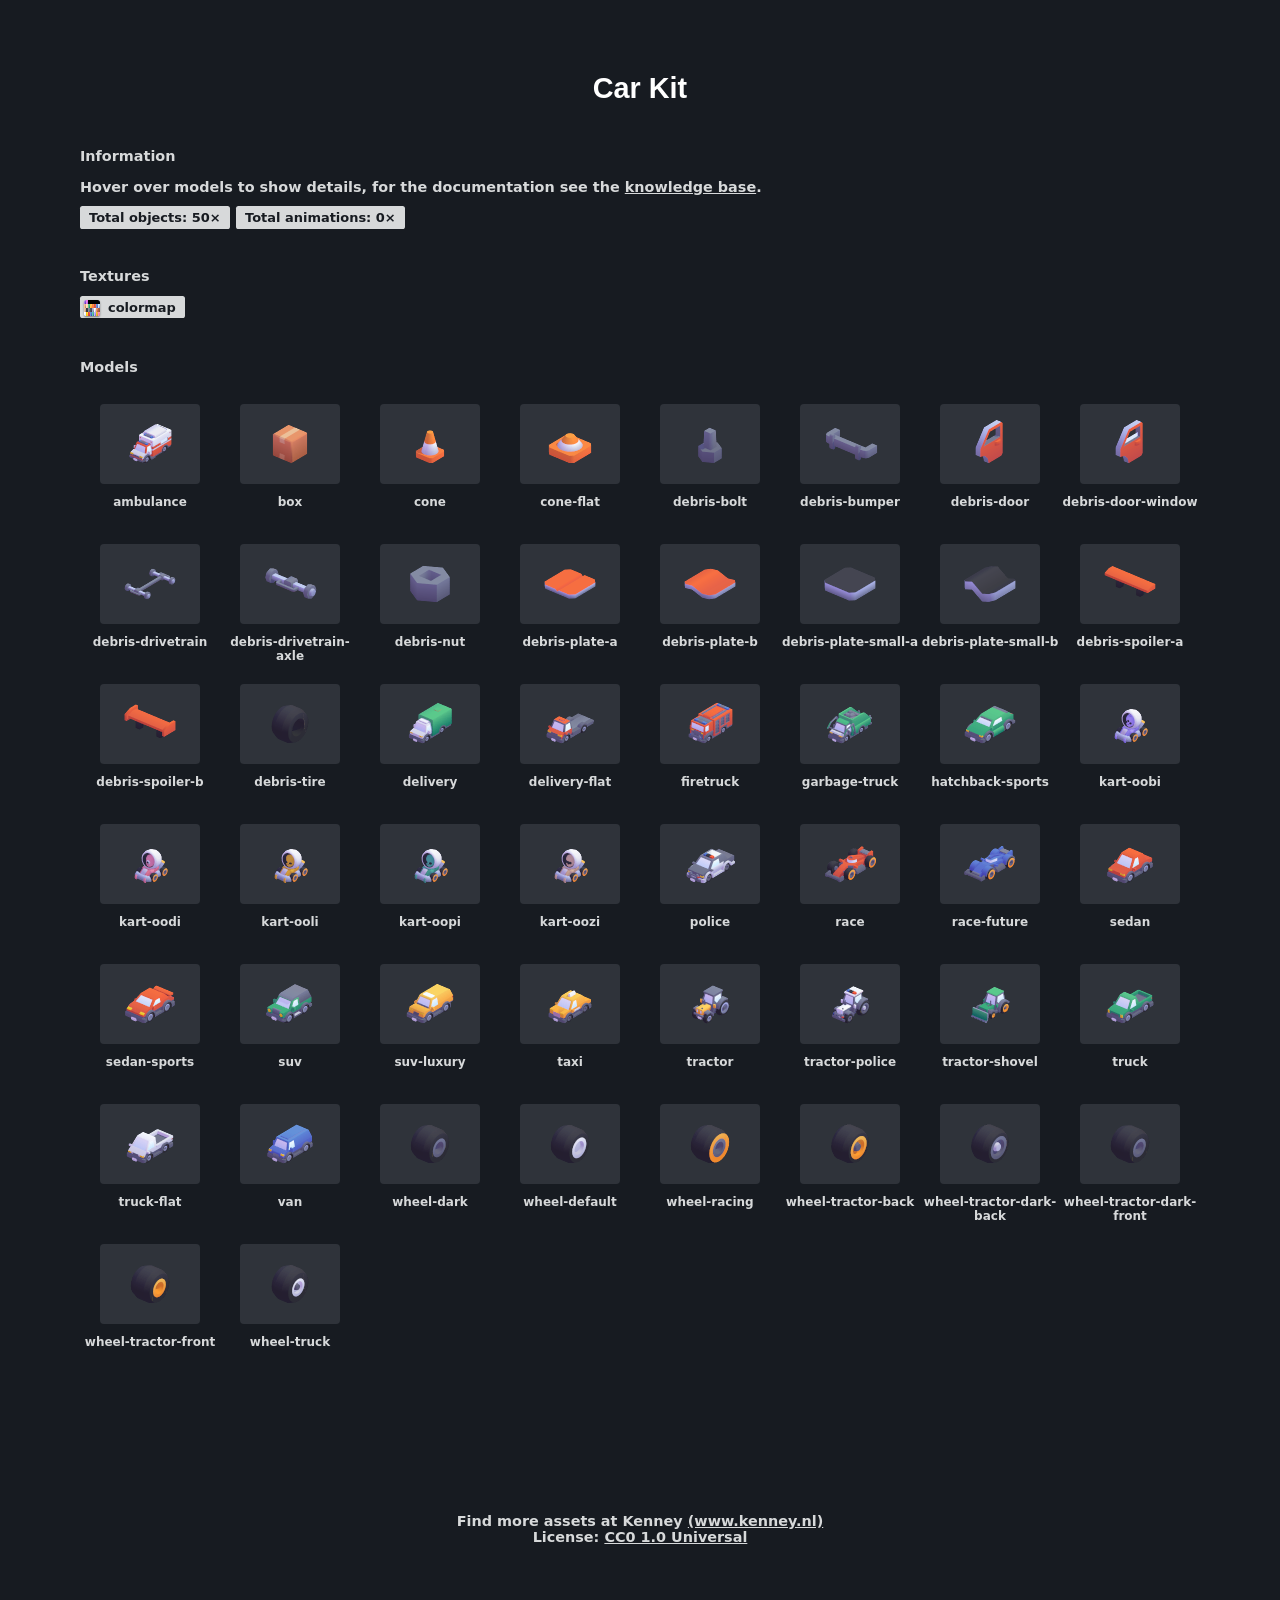
<file: al-madina/assets/kenney_car-kit/Overview.html>
<!doctype html>

<html lang="en">
<head>
	<meta charset="utf-8">

	<title>Car Kit</title>
	
	<meta name="description" content="Game assets overview">
	<meta name="author" content="Kenney">

</head>

<body>

	<div class='container header'><h1>Car Kit</h1></div>
	
	<div class='container content'>
	
		<p><strong>Information</strong></p>
		
		<p>Hover over models to show details, for the documentation see the <a target='_blank' href='https://kenney.nl/knowledge-base/game-assets-3d/importing-3d-models-into-game-engines'>knowledge base</a>.</p>
		
		<p>
			<span class='data'><strong>Total objects:</strong> 50×</span><span class='data'><strong>Total animations:</strong> 0×</span>
		</p>
		
	</div>
	
	<div class='container content'>
	
		<p><strong>Textures</strong></p>
		
		<p><a href='Models/FBX format/Textures/colormap.png' target='_blank' class='data no-padding'><span class='swatch' style='background-image: url("Models/FBX format/Textures/colormap.png")'></span>colormap</a></p>
		
	</div>
	
	<div class='container content'>
	
		<p style='margin-bottom:2em'><strong>Models</strong></p>
		
		<div title='4328 vertices • 6 group(s) • 0 animation(s)' class='package'><img src='Previews/ambulance.png'/><br>ambulance</div>
<div title='248 vertices • 0 group(s) • 0 animation(s)' class='package'><img src='Previews/box.png'/><br>box</div>
<div title='288 vertices • 0 group(s) • 0 animation(s)' class='package'><img src='Previews/cone.png'/><br>cone</div>
<div title='288 vertices • 0 group(s) • 0 animation(s)' class='package'><img src='Previews/cone-flat.png'/><br>cone-flat</div>
<div title='60 vertices • 0 group(s) • 0 animation(s)' class='package'><img src='Previews/debris-bolt.png'/><br>debris-bolt</div>
<div title='192 vertices • 0 group(s) • 0 animation(s)' class='package'><img src='Previews/debris-bumper.png'/><br>debris-bumper</div>
<div title='106 vertices • 0 group(s) • 0 animation(s)' class='package'><img src='Previews/debris-door.png'/><br>debris-door</div>
<div title='116 vertices • 0 group(s) • 0 animation(s)' class='package'><img src='Previews/debris-door-window.png'/><br>debris-door-window</div>
<div title='680 vertices • 0 group(s) • 0 animation(s)' class='package'><img src='Previews/debris-drivetrain.png'/><br>debris-drivetrain</div>
<div title='328 vertices • 0 group(s) • 0 animation(s)' class='package'><img src='Previews/debris-drivetrain-axle.png'/><br>debris-drivetrain-axle</div>
<div title='60 vertices • 0 group(s) • 0 animation(s)' class='package'><img src='Previews/debris-nut.png'/><br>debris-nut</div>
<div title='66 vertices • 0 group(s) • 0 animation(s)' class='package'><img src='Previews/debris-plate-a.png'/><br>debris-plate-a</div>
<div title='72 vertices • 0 group(s) • 0 animation(s)' class='package'><img src='Previews/debris-plate-b.png'/><br>debris-plate-b</div>
<div title='48 vertices • 0 group(s) • 0 animation(s)' class='package'><img src='Previews/debris-plate-small-a.png'/><br>debris-plate-small-a</div>
<div title='72 vertices • 0 group(s) • 0 animation(s)' class='package'><img src='Previews/debris-plate-small-b.png'/><br>debris-plate-small-b</div>
<div title='78 vertices • 0 group(s) • 0 animation(s)' class='package'><img src='Previews/debris-spoiler-a.png'/><br>debris-spoiler-a</div>
<div title='138 vertices • 0 group(s) • 0 animation(s)' class='package'><img src='Previews/debris-spoiler-b.png'/><br>debris-spoiler-b</div>
<div title='480 vertices • 0 group(s) • 0 animation(s)' class='package'><img src='Previews/debris-tire.png'/><br>debris-tire</div>
<div title='4530 vertices • 5 group(s) • 0 animation(s)' class='package'><img src='Previews/delivery.png'/><br>delivery</div>
<div title='4004 vertices • 4 group(s) • 0 animation(s)' class='package'><img src='Previews/delivery-flat.png'/><br>delivery-flat</div>
<div title='4338 vertices • 5 group(s) • 0 animation(s)' class='package'><img src='Previews/firetruck.png'/><br>firetruck</div>
<div title='5003 vertices • 6 group(s) • 0 animation(s)' class='package'><img src='Previews/garbage-truck.png'/><br>garbage-truck</div>
<div title='3709 vertices • 4 group(s) • 0 animation(s)' class='package'><img src='Previews/hatchback-sports.png'/><br>hatchback-sports</div>
<div title='5091 vertices • 5 group(s) • 0 animation(s)' class='package'><img src='Previews/kart-oobi.png'/><br>kart-oobi</div>
<div title='4683 vertices • 5 group(s) • 0 animation(s)' class='package'><img src='Previews/kart-oodi.png'/><br>kart-oodi</div>
<div title='4735 vertices • 5 group(s) • 0 animation(s)' class='package'><img src='Previews/kart-ooli.png'/><br>kart-ooli</div>
<div title='4791 vertices • 5 group(s) • 0 animation(s)' class='package'><img src='Previews/kart-oopi.png'/><br>kart-oopi</div>
<div title='4887 vertices • 5 group(s) • 0 animation(s)' class='package'><img src='Previews/kart-oozi.png'/><br>kart-oozi</div>
<div title='3606 vertices • 5 group(s) • 0 animation(s)' class='package'><img src='Previews/police.png'/><br>police</div>
<div title='3090 vertices • 4 group(s) • 0 animation(s)' class='package'><img src='Previews/race.png'/><br>race</div>
<div title='3198 vertices • 4 group(s) • 0 animation(s)' class='package'><img src='Previews/race-future.png'/><br>race-future</div>
<div title='3184 vertices • 4 group(s) • 0 animation(s)' class='package'><img src='Previews/sedan.png'/><br>sedan</div>
<div title='3268 vertices • 5 group(s) • 0 animation(s)' class='package'><img src='Previews/sedan-sports.png'/><br>sedan-sports</div>
<div title='3836 vertices • 5 group(s) • 0 animation(s)' class='package'><img src='Previews/suv.png'/><br>suv</div>
<div title='3254 vertices • 4 group(s) • 0 animation(s)' class='package'><img src='Previews/suv-luxury.png'/><br>suv-luxury</div>
<div title='3250 vertices • 4 group(s) • 0 animation(s)' class='package'><img src='Previews/taxi.png'/><br>taxi</div>
<div title='3260 vertices • 4 group(s) • 0 animation(s)' class='package'><img src='Previews/tractor.png'/><br>tractor</div>
<div title='3630 vertices • 5 group(s) • 0 animation(s)' class='package'><img src='Previews/tractor-police.png'/><br>tractor-police</div>
<div title='4130 vertices • 5 group(s) • 0 animation(s)' class='package'><img src='Previews/tractor-shovel.png'/><br>tractor-shovel</div>
<div title='3264 vertices • 4 group(s) • 0 animation(s)' class='package'><img src='Previews/truck.png'/><br>truck</div>
<div title='3868 vertices • 4 group(s) • 0 animation(s)' class='package'><img src='Previews/truck-flat.png'/><br>truck-flat</div>
<div title='3250 vertices • 4 group(s) • 0 animation(s)' class='package'><img src='Previews/van.png'/><br>van</div>
<div title='528 vertices • 0 group(s) • 0 animation(s)' class='package'><img src='Previews/wheel-dark.png'/><br>wheel-dark</div>
<div title='480 vertices • 0 group(s) • 0 animation(s)' class='package'><img src='Previews/wheel-default.png'/><br>wheel-default</div>
<div title='528 vertices • 0 group(s) • 0 animation(s)' class='package'><img src='Previews/wheel-racing.png'/><br>wheel-racing</div>
<div title='672 vertices • 0 group(s) • 0 animation(s)' class='package'><img src='Previews/wheel-tractor-back.png'/><br>wheel-tractor-back</div>
<div title='672 vertices • 0 group(s) • 0 animation(s)' class='package'><img src='Previews/wheel-tractor-dark-back.png'/><br>wheel-tractor-dark-back</div>
<div title='528 vertices • 0 group(s) • 0 animation(s)' class='package'><img src='Previews/wheel-tractor-dark-front.png'/><br>wheel-tractor-dark-front</div>
<div title='528 vertices • 0 group(s) • 0 animation(s)' class='package'><img src='Previews/wheel-tractor-front.png'/><br>wheel-tractor-front</div>
<div title='624 vertices • 0 group(s) • 0 animation(s)' class='package'><img src='Previews/wheel-truck.png'/><br>wheel-truck</div>

		
	</div>
	
	<div class='clear'></div>
	
	<div class='container footer'>
	
		Find more assets at Kenney <a href='https://kenney.nl/assets'>(www.kenney.nl)</a><br>
		
		License: <a href='https://creativecommons.org/publicdomain/zero/1.0/'>CC0 1.0 Universal</a>
	
	</div>

</body>

	<style>
	
		body{
		
			font-family:system-ui;
			font-size:0.9em;
			font-weight:600;
			
			color:#d7d9da;
			background-color:#171B21;
			
			margin-top:5em;
			margin-bottom:5em;
			
			overflow-y:scroll;
			
		}
		
		h1{
		
			color:#FFFFFF;
			font-family:sans-serif;
			margin-bottom:1.2em;
		
		}
		
		a{ color:#d7d9da; }
		a:hover{ color:#ffbe07; }
	
		.container{
		
			max-width:1120px;
			margin:0 auto;
			
		}
		
		.container.header{
		
			text-align:center;
			margin-bottom:2.5em
		
		}
		
		.container.content{ margin-top:3em; }
		
		.container.footer{
		
			margin-top:1em;
			text-align:center
		
		}
	
		.package{
		
			float:left;
		
			width:12.5%;
			min-width:104px;
			
			height:140px;
			
			text-align:center;
			
			color:#d7d9da;
			text-decoration:none;
			
			font-size:12px;
			
			position:relative;
			
		}
		
		.package img{
		
			background-color:#2f333a;
			padding:8px 18px;
			border-radius:4px;
	
			width:64px;
			margin-bottom:8px;
		
		}
		
		.package img:hover{ background-color:#ECECEC; }
		
		.data{
		
			color: #171b21;
			background-color: #d7d9da;
			padding: 0.3em 0.7em;
			border-radius: 0.2em;
			font-size: 90%;
			
			margin-right:0.5em;
			text-decoration:none;
			
		}
		
		.data:hover{ background-color:#ffbe07; color:#171b21; }
		.no-padding{ padding-left:4px; }
		
		.swatch{
		
			display:inline-block;
		
			width: 16px; height: 16px;
			vertical-align: text-top;
			border-radius: 0.2em;
			
			margin-right: 8px;
			
			box-shadow: 0px 1px 2px #00000070;
			
			background-size:cover;
			
		}
		
		.animated{
		
			position: absolute;
			color: #171b21;
			background-color: #ffbe07;
			padding: 1px 5px;
			text-transform: uppercase;
			font-size: 10px;
			font-weight: bold;
			border-radius: 2px;
			pointer-events: none;
		
		}
	
		.clear{ clear:both; height:8em }
	
	</style>
	
</html>
</file>
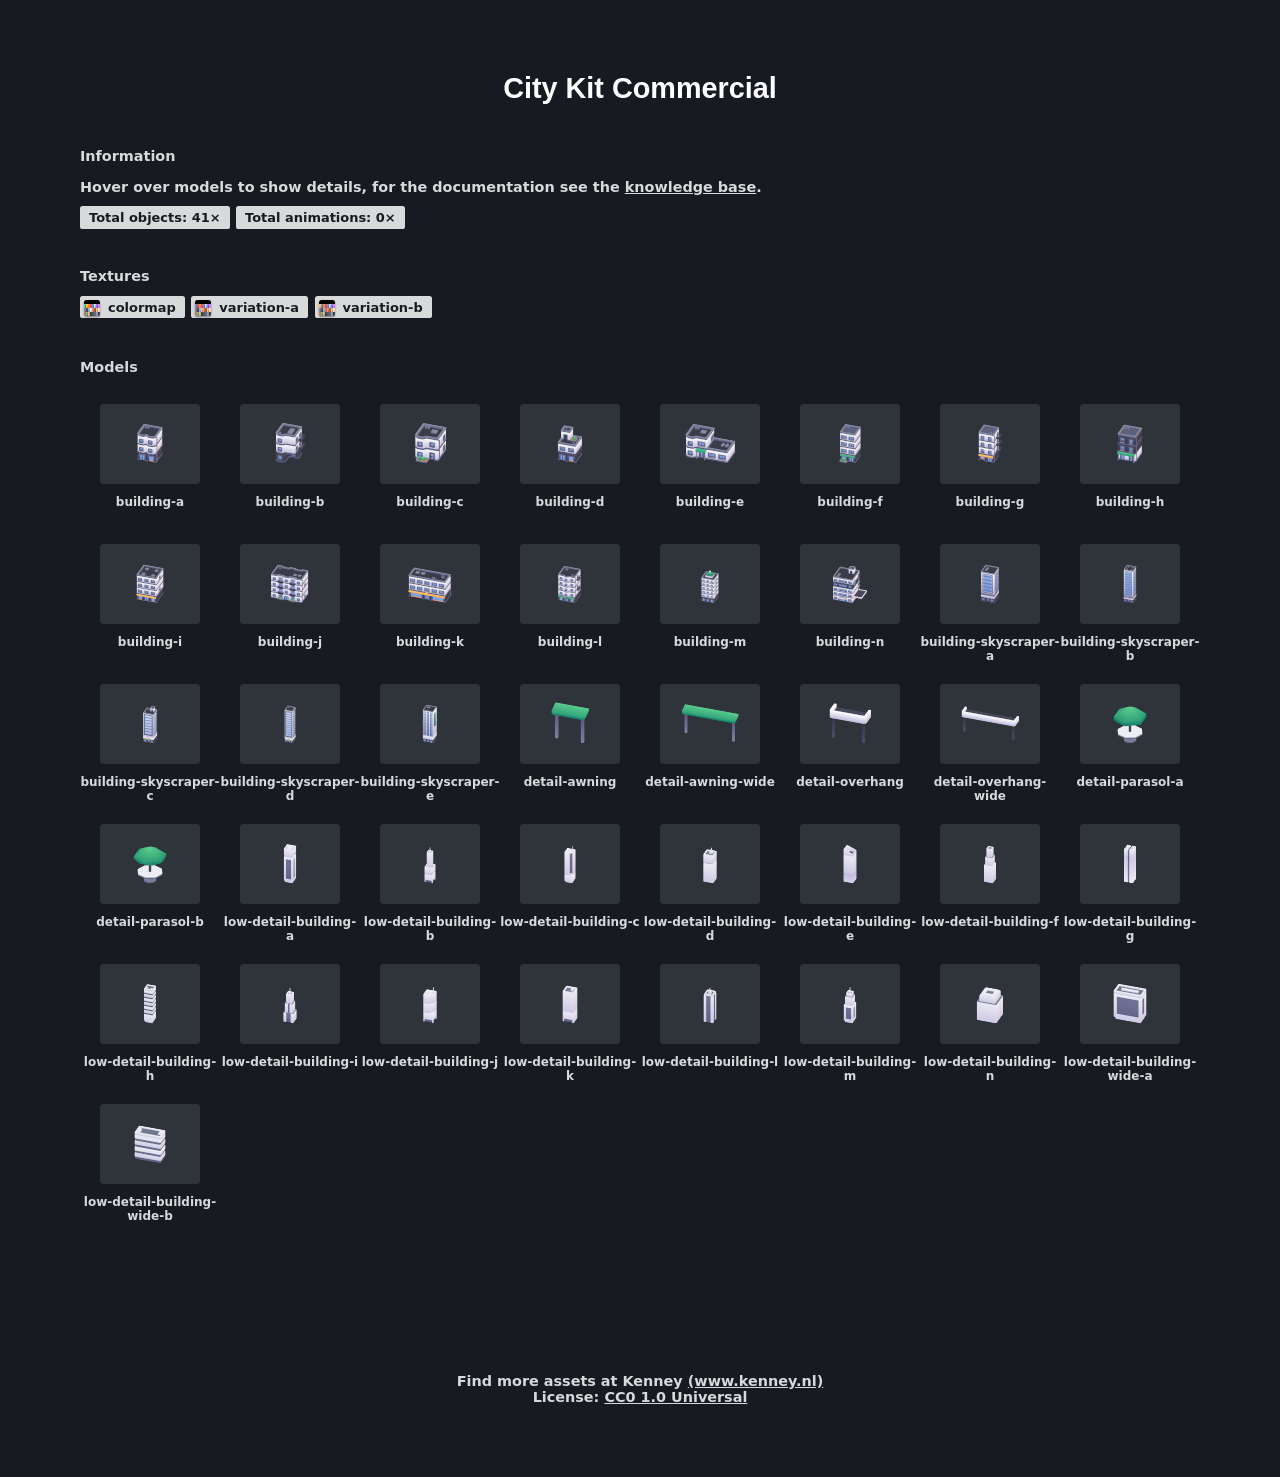
<file: al-madina/assets/kenney_city-kit-commercial_2.1/Overview.html>
<!doctype html>

<html lang="en">
<head>
	<meta charset="utf-8">

	<title>City Kit Commercial</title>
	
	<meta name="description" content="Game assets overview">
	<meta name="author" content="Kenney">

</head>

<body>

	<div class='container header'><h1>City Kit Commercial</h1></div>
	
	<div class='container content'>
	
		<p><strong>Information</strong></p>
		
		<p>Hover over models to show details, for the documentation see the <a target='_blank' href='https://kenney.nl/knowledge-base/game-assets-3d/importing-3d-models-into-game-engines'>knowledge base</a>.</p>
		
		<p>
			<span class='data'><strong>Total objects:</strong> 41×</span><span class='data'><strong>Total animations:</strong> 0×</span>
		</p>
		
	</div>
	
	<div class='container content'>
	
		<p><strong>Textures</strong></p>
		
		<p><a href='Models/FBX format/Textures/colormap.png' target='_blank' class='data no-padding'><span class='swatch' style='background-image: url("Models/FBX format/Textures/colormap.png")'></span>colormap</a><a href='Models/Textures/variation-a.png' target='_blank' class='data no-padding'><span class='swatch' style='background-image: url("Models/Textures/variation-a.png")'></span>variation-a</a><a href='Models/Textures/variation-b.png' target='_blank' class='data no-padding'><span class='swatch' style='background-image: url("Models/Textures/variation-b.png")'></span>variation-b</a></p>
		
	</div>
	
	<div class='container content'>
	
		<p style='margin-bottom:2em'><strong>Models</strong></p>
		
		<div title='2074 vertices • 0 group(s) • 0 animation(s)' class='package'><img src='Previews/building-a.png'/><br>building-a</div>
<div title='2018 vertices • 0 group(s) • 0 animation(s)' class='package'><img src='Previews/building-b.png'/><br>building-b</div>
<div title='1953 vertices • 0 group(s) • 0 animation(s)' class='package'><img src='Previews/building-c.png'/><br>building-c</div>
<div title='1806 vertices • 0 group(s) • 0 animation(s)' class='package'><img src='Previews/building-d.png'/><br>building-d</div>
<div title='2443 vertices • 0 group(s) • 0 animation(s)' class='package'><img src='Previews/building-e.png'/><br>building-e</div>
<div title='2842 vertices • 0 group(s) • 0 animation(s)' class='package'><img src='Previews/building-f.png'/><br>building-f</div>
<div title='3176 vertices • 0 group(s) • 0 animation(s)' class='package'><img src='Previews/building-g.png'/><br>building-g</div>
<div title='2428 vertices • 0 group(s) • 0 animation(s)' class='package'><img src='Previews/building-h.png'/><br>building-h</div>
<div title='4012 vertices • 0 group(s) • 0 animation(s)' class='package'><img src='Previews/building-i.png'/><br>building-i</div>
<div title='8485 vertices • 0 group(s) • 0 animation(s)' class='package'><img src='Previews/building-j.png'/><br>building-j</div>
<div title='4736 vertices • 0 group(s) • 0 animation(s)' class='package'><img src='Previews/building-k.png'/><br>building-k</div>
<div title='5574 vertices • 0 group(s) • 0 animation(s)' class='package'><img src='Previews/building-l.png'/><br>building-l</div>
<div title='5764 vertices • 0 group(s) • 0 animation(s)' class='package'><img src='Previews/building-m.png'/><br>building-m</div>
<div title='6526 vertices • 0 group(s) • 0 animation(s)' class='package'><img src='Previews/building-n.png'/><br>building-n</div>
<div title='2118 vertices • 0 group(s) • 0 animation(s)' class='package'><img src='Previews/building-skyscraper-a.png'/><br>building-skyscraper-a</div>
<div title='2646 vertices • 0 group(s) • 0 animation(s)' class='package'><img src='Previews/building-skyscraper-b.png'/><br>building-skyscraper-b</div>
<div title='2862 vertices • 0 group(s) • 0 animation(s)' class='package'><img src='Previews/building-skyscraper-c.png'/><br>building-skyscraper-c</div>
<div title='3206 vertices • 0 group(s) • 0 animation(s)' class='package'><img src='Previews/building-skyscraper-d.png'/><br>building-skyscraper-d</div>
<div title='1938 vertices • 0 group(s) • 0 animation(s)' class='package'><img src='Previews/building-skyscraper-e.png'/><br>building-skyscraper-e</div>
<div title='76 vertices • 0 group(s) • 0 animation(s)' class='package'><img src='Previews/detail-awning.png'/><br>detail-awning</div>
<div title='76 vertices • 0 group(s) • 0 animation(s)' class='package'><img src='Previews/detail-awning-wide.png'/><br>detail-awning-wide</div>
<div title='100 vertices • 0 group(s) • 0 animation(s)' class='package'><img src='Previews/detail-overhang.png'/><br>detail-overhang</div>
<div title='100 vertices • 0 group(s) • 0 animation(s)' class='package'><img src='Previews/detail-overhang-wide.png'/><br>detail-overhang-wide</div>
<div title='172 vertices • 0 group(s) • 0 animation(s)' class='package'><img src='Previews/detail-parasol-a.png'/><br>detail-parasol-a</div>
<div title='208 vertices • 0 group(s) • 0 animation(s)' class='package'><img src='Previews/detail-parasol-b.png'/><br>detail-parasol-b</div>
<div title='252 vertices • 0 group(s) • 0 animation(s)' class='package'><img src='Previews/low-detail-building-a.png'/><br>low-detail-building-a</div>
<div title='280 vertices • 0 group(s) • 0 animation(s)' class='package'><img src='Previews/low-detail-building-b.png'/><br>low-detail-building-b</div>
<div title='210 vertices • 0 group(s) • 0 animation(s)' class='package'><img src='Previews/low-detail-building-c.png'/><br>low-detail-building-c</div>
<div title='140 vertices • 0 group(s) • 0 animation(s)' class='package'><img src='Previews/low-detail-building-d.png'/><br>low-detail-building-d</div>
<div title='128 vertices • 0 group(s) • 0 animation(s)' class='package'><img src='Previews/low-detail-building-e.png'/><br>low-detail-building-e</div>
<div title='104 vertices • 0 group(s) • 0 animation(s)' class='package'><img src='Previews/low-detail-building-f.png'/><br>low-detail-building-f</div>
<div title='280 vertices • 0 group(s) • 0 animation(s)' class='package'><img src='Previews/low-detail-building-g.png'/><br>low-detail-building-g</div>
<div title='476 vertices • 0 group(s) • 0 animation(s)' class='package'><img src='Previews/low-detail-building-h.png'/><br>low-detail-building-h</div>
<div title='200 vertices • 0 group(s) • 0 animation(s)' class='package'><img src='Previews/low-detail-building-i.png'/><br>low-detail-building-i</div>
<div title='282 vertices • 0 group(s) • 0 animation(s)' class='package'><img src='Previews/low-detail-building-j.png'/><br>low-detail-building-j</div>
<div title='116 vertices • 0 group(s) • 0 animation(s)' class='package'><img src='Previews/low-detail-building-k.png'/><br>low-detail-building-k</div>
<div title='208 vertices • 0 group(s) • 0 animation(s)' class='package'><img src='Previews/low-detail-building-l.png'/><br>low-detail-building-l</div>
<div title='256 vertices • 0 group(s) • 0 animation(s)' class='package'><img src='Previews/low-detail-building-m.png'/><br>low-detail-building-m</div>
<div title='84 vertices • 0 group(s) • 0 animation(s)' class='package'><img src='Previews/low-detail-building-n.png'/><br>low-detail-building-n</div>
<div title='220 vertices • 0 group(s) • 0 animation(s)' class='package'><img src='Previews/low-detail-building-wide-a.png'/><br>low-detail-building-wide-a</div>
<div title='324 vertices • 0 group(s) • 0 animation(s)' class='package'><img src='Previews/low-detail-building-wide-b.png'/><br>low-detail-building-wide-b</div>

		
	</div>
	
	<div class='clear'></div>
	
	<div class='container footer'>
	
		Find more assets at Kenney <a href='https://kenney.nl/assets'>(www.kenney.nl)</a><br>
		
		License: <a href='https://creativecommons.org/publicdomain/zero/1.0/'>CC0 1.0 Universal</a>
	
	</div>

</body>

	<style>
	
		body{
		
			font-family:system-ui;
			font-size:0.9em;
			font-weight:600;
			
			color:#d7d9da;
			background-color:#171B21;
			
			margin-top:5em;
			margin-bottom:5em;
			
			overflow-y:scroll;
			
		}
		
		h1{
		
			color:#FFFFFF;
			font-family:sans-serif;
			margin-bottom:1.2em;
		
		}
		
		a{ color:#d7d9da; }
		a:hover{ color:#ffbe07; }
	
		.container{
		
			max-width:1120px;
			margin:0 auto;
			
		}
		
		.container.header{
		
			text-align:center;
			margin-bottom:2.5em
		
		}
		
		.container.content{ margin-top:3em; }
		
		.container.footer{
		
			margin-top:1em;
			text-align:center
		
		}
	
		.package{
		
			float:left;
		
			width:12.5%;
			min-width:104px;
			
			height:140px;
			
			text-align:center;
			
			color:#d7d9da;
			text-decoration:none;
			
			font-size:12px;
			
			position:relative;
			
		}
		
		.package img{
		
			background-color:#2f333a;
			padding:8px 18px;
			border-radius:4px;
	
			width:64px;
			margin-bottom:8px;
		
		}
		
		.package img:hover{ background-color:#ECECEC; }
		
		.data{
		
			color: #171b21;
			background-color: #d7d9da;
			padding: 0.3em 0.7em;
			border-radius: 0.2em;
			font-size: 90%;
			
			margin-right:0.5em;
			text-decoration:none;
			
		}
		
		.data:hover{ background-color:#ffbe07; color:#171b21; }
		.no-padding{ padding-left:4px; }
		
		.swatch{
		
			display:inline-block;
		
			width: 16px; height: 16px;
			vertical-align: text-top;
			border-radius: 0.2em;
			
			margin-right: 8px;
			
			box-shadow: 0px 1px 2px #00000070;
			
			background-size:cover;
			
		}
		
		.animated{
		
			position: absolute;
			color: #171b21;
			background-color: #ffbe07;
			padding: 1px 5px;
			text-transform: uppercase;
			font-size: 10px;
			font-weight: bold;
			border-radius: 2px;
			pointer-events: none;
		
		}
	
		.clear{ clear:both; height:8em }
	
	</style>
	
</html>
</file>
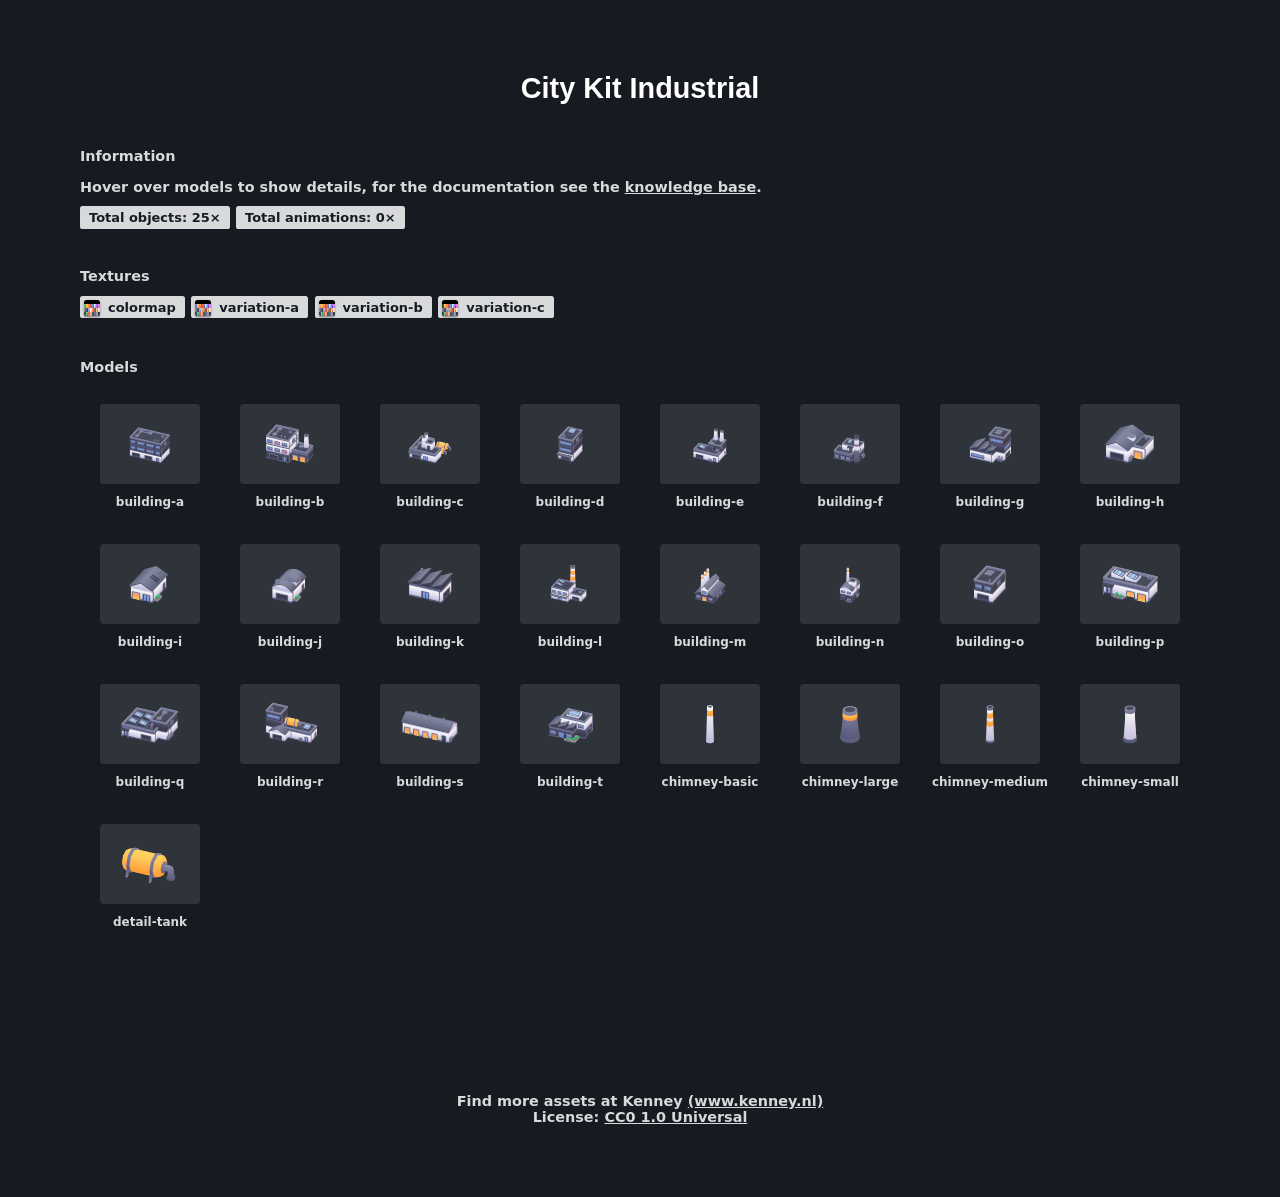
<file: al-madina/assets/kenney_city-kit-industrial_1.0/Overview.html>
<!doctype html>

<html lang="en">
<head>
	<meta charset="utf-8">

	<title>City Kit Industrial</title>
	
	<meta name="description" content="Game assets overview">
	<meta name="author" content="Kenney">

</head>

<body>

	<div class='container header'><h1>City Kit Industrial</h1></div>
	
	<div class='container content'>
	
		<p><strong>Information</strong></p>
		
		<p>Hover over models to show details, for the documentation see the <a target='_blank' href='https://kenney.nl/knowledge-base/game-assets-3d/importing-3d-models-into-game-engines'>knowledge base</a>.</p>
		
		<p>
			<span class='data'><strong>Total objects:</strong> 25×</span><span class='data'><strong>Total animations:</strong> 0×</span>
		</p>
		
	</div>
	
	<div class='container content'>
	
		<p><strong>Textures</strong></p>
		
		<p><a href='Models/FBX format/Textures/colormap.png' target='_blank' class='data no-padding'><span class='swatch' style='background-image: url("Models/FBX format/Textures/colormap.png")'></span>colormap</a><a href='Models/Textures/variation-a.png' target='_blank' class='data no-padding'><span class='swatch' style='background-image: url("Models/Textures/variation-a.png")'></span>variation-a</a><a href='Models/Textures/variation-b.png' target='_blank' class='data no-padding'><span class='swatch' style='background-image: url("Models/Textures/variation-b.png")'></span>variation-b</a><a href='Models/Textures/variation-c.png' target='_blank' class='data no-padding'><span class='swatch' style='background-image: url("Models/Textures/variation-c.png")'></span>variation-c</a></p>
		
	</div>
	
	<div class='container content'>
	
		<p style='margin-bottom:2em'><strong>Models</strong></p>
		
		<div title='3390 vertices • 0 group(s) • 0 animation(s)' class='package'><img src='Previews/building-a.png'/><br>building-a</div>
<div title='4066 vertices • 0 group(s) • 0 animation(s)' class='package'><img src='Previews/building-b.png'/><br>building-b</div>
<div title='3062 vertices • 0 group(s) • 0 animation(s)' class='package'><img src='Previews/building-c.png'/><br>building-c</div>
<div title='1906 vertices • 0 group(s) • 0 animation(s)' class='package'><img src='Previews/building-d.png'/><br>building-d</div>
<div title='2462 vertices • 0 group(s) • 0 animation(s)' class='package'><img src='Previews/building-e.png'/><br>building-e</div>
<div title='2568 vertices • 0 group(s) • 0 animation(s)' class='package'><img src='Previews/building-f.png'/><br>building-f</div>
<div title='2024 vertices • 0 group(s) • 0 animation(s)' class='package'><img src='Previews/building-g.png'/><br>building-g</div>
<div title='1190 vertices • 0 group(s) • 0 animation(s)' class='package'><img src='Previews/building-h.png'/><br>building-h</div>
<div title='1390 vertices • 0 group(s) • 0 animation(s)' class='package'><img src='Previews/building-i.png'/><br>building-i</div>
<div title='1524 vertices • 0 group(s) • 0 animation(s)' class='package'><img src='Previews/building-j.png'/><br>building-j</div>
<div title='1228 vertices • 0 group(s) • 0 animation(s)' class='package'><img src='Previews/building-k.png'/><br>building-k</div>
<div title='3098 vertices • 0 group(s) • 0 animation(s)' class='package'><img src='Previews/building-l.png'/><br>building-l</div>
<div title='2634 vertices • 0 group(s) • 0 animation(s)' class='package'><img src='Previews/building-m.png'/><br>building-m</div>
<div title='2070 vertices • 0 group(s) • 0 animation(s)' class='package'><img src='Previews/building-n.png'/><br>building-n</div>
<div title='1438 vertices • 0 group(s) • 0 animation(s)' class='package'><img src='Previews/building-o.png'/><br>building-o</div>
<div title='1968 vertices • 0 group(s) • 0 animation(s)' class='package'><img src='Previews/building-p.png'/><br>building-p</div>
<div title='3470 vertices • 0 group(s) • 0 animation(s)' class='package'><img src='Previews/building-q.png'/><br>building-q</div>
<div title='3162 vertices • 0 group(s) • 0 animation(s)' class='package'><img src='Previews/building-r.png'/><br>building-r</div>
<div title='1534 vertices • 0 group(s) • 0 animation(s)' class='package'><img src='Previews/building-s.png'/><br>building-s</div>
<div title='2668 vertices • 0 group(s) • 0 animation(s)' class='package'><img src='Previews/building-t.png'/><br>building-t</div>
<div title='128 vertices • 0 group(s) • 0 animation(s)' class='package'><img src='Previews/chimney-basic.png'/><br>chimney-basic</div>
<div title='384 vertices • 0 group(s) • 0 animation(s)' class='package'><img src='Previews/chimney-large.png'/><br>chimney-large</div>
<div title='256 vertices • 0 group(s) • 0 animation(s)' class='package'><img src='Previews/chimney-medium.png'/><br>chimney-medium</div>
<div title='176 vertices • 0 group(s) • 0 animation(s)' class='package'><img src='Previews/chimney-small.png'/><br>chimney-small</div>
<div title='420 vertices • 0 group(s) • 0 animation(s)' class='package'><img src='Previews/detail-tank.png'/><br>detail-tank</div>

		
	</div>
	
	<div class='clear'></div>
	
	<div class='container footer'>
	
		Find more assets at Kenney <a href='https://kenney.nl/assets'>(www.kenney.nl)</a><br>
		
		License: <a href='https://creativecommons.org/publicdomain/zero/1.0/'>CC0 1.0 Universal</a>
	
	</div>

</body>

	<style>
	
		body{
		
			font-family:system-ui;
			font-size:0.9em;
			font-weight:600;
			
			color:#d7d9da;
			background-color:#171B21;
			
			margin-top:5em;
			margin-bottom:5em;
			
			overflow-y:scroll;
			
		}
		
		h1{
		
			color:#FFFFFF;
			font-family:sans-serif;
			margin-bottom:1.2em;
		
		}
		
		a{ color:#d7d9da; }
		a:hover{ color:#ffbe07; }
	
		.container{
		
			max-width:1120px;
			margin:0 auto;
			
		}
		
		.container.header{
		
			text-align:center;
			margin-bottom:2.5em
		
		}
		
		.container.content{ margin-top:3em; }
		
		.container.footer{
		
			margin-top:1em;
			text-align:center
		
		}
	
		.package{
		
			float:left;
		
			width:12.5%;
			min-width:104px;
			
			height:140px;
			
			text-align:center;
			
			color:#d7d9da;
			text-decoration:none;
			
			font-size:12px;
			
			position:relative;
			
		}
		
		.package img{
		
			background-color:#2f333a;
			padding:8px 18px;
			border-radius:4px;
	
			width:64px;
			margin-bottom:8px;
		
		}
		
		.package img:hover{ background-color:#ECECEC; }
		
		.data{
		
			color: #171b21;
			background-color: #d7d9da;
			padding: 0.3em 0.7em;
			border-radius: 0.2em;
			font-size: 90%;
			
			margin-right:0.5em;
			text-decoration:none;
			
		}
		
		.data:hover{ background-color:#ffbe07; color:#171b21; }
		.no-padding{ padding-left:4px; }
		
		.swatch{
		
			display:inline-block;
		
			width: 16px; height: 16px;
			vertical-align: text-top;
			border-radius: 0.2em;
			
			margin-right: 8px;
			
			box-shadow: 0px 1px 2px #00000070;
			
			background-size:cover;
			
		}
		
		.animated{
		
			position: absolute;
			color: #171b21;
			background-color: #ffbe07;
			padding: 1px 5px;
			text-transform: uppercase;
			font-size: 10px;
			font-weight: bold;
			border-radius: 2px;
			pointer-events: none;
		
		}
	
		.clear{ clear:both; height:8em }
	
	</style>
	
</html>
</file>
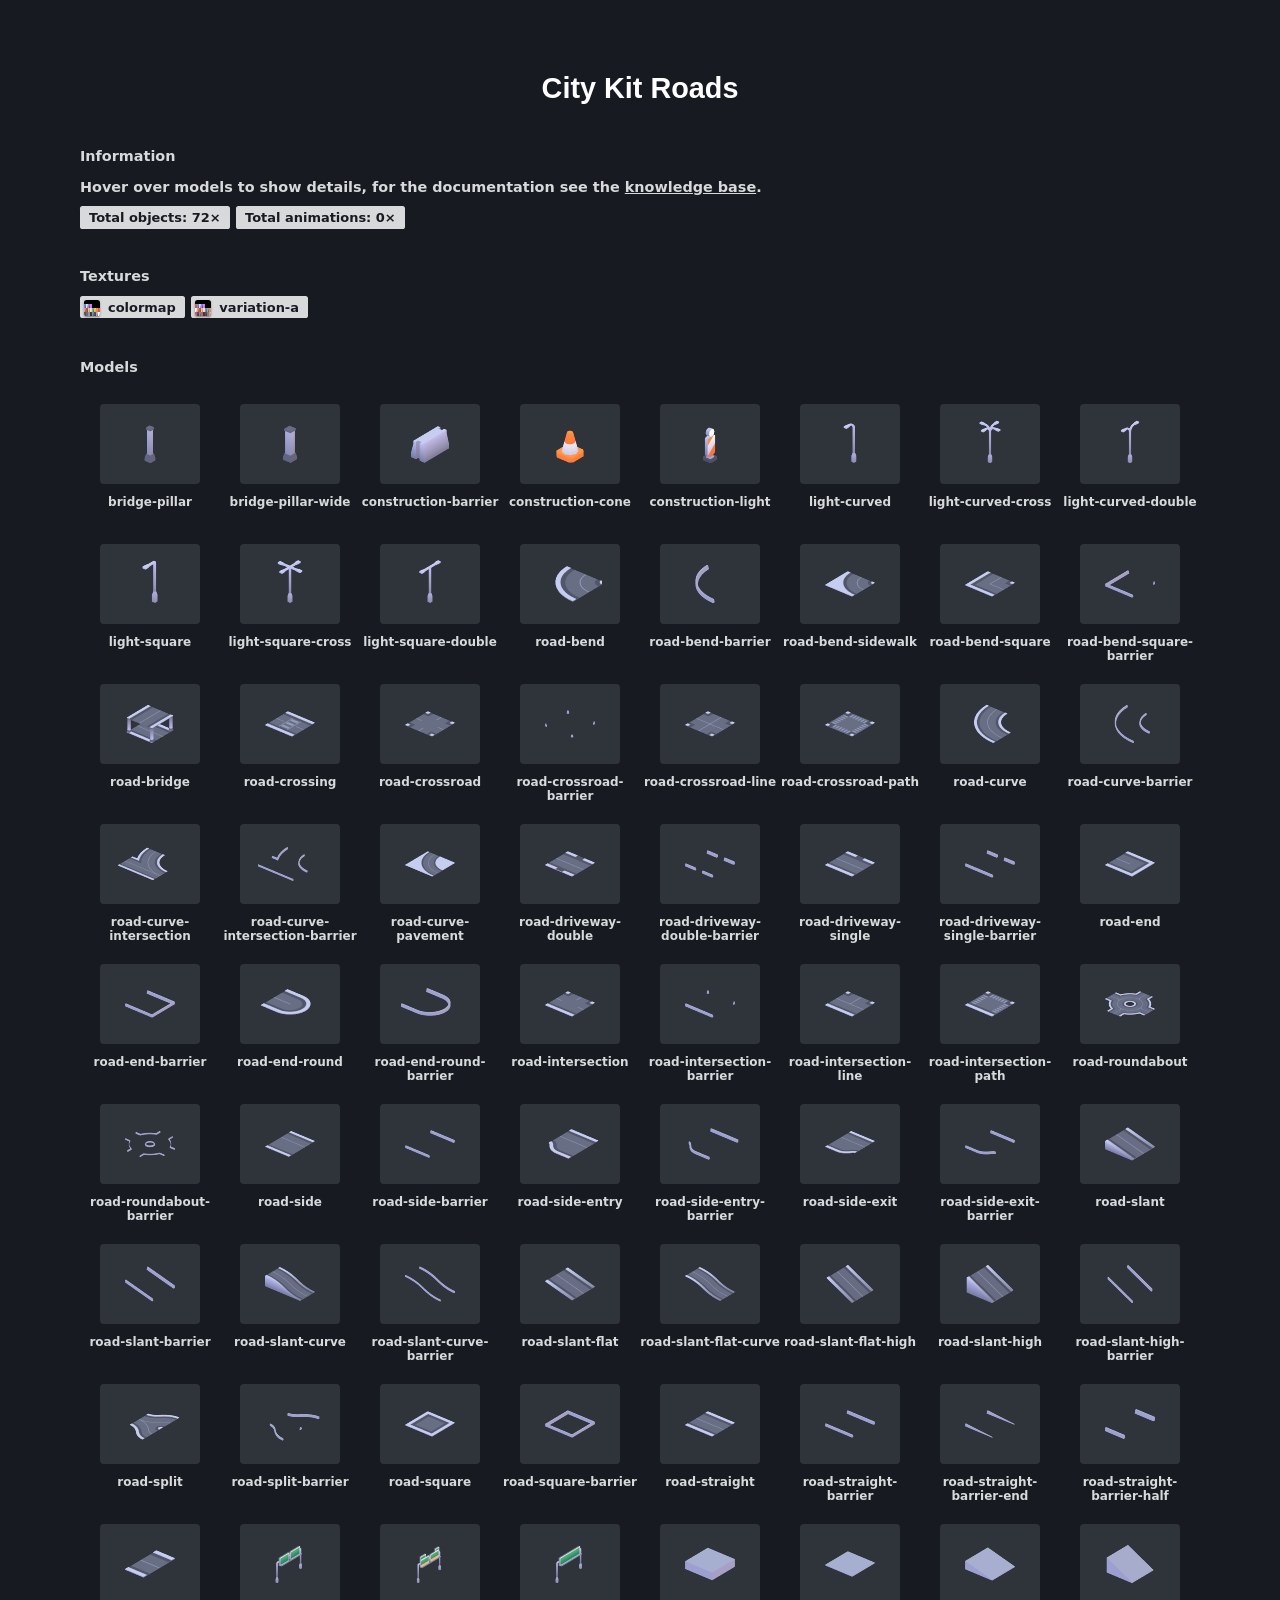
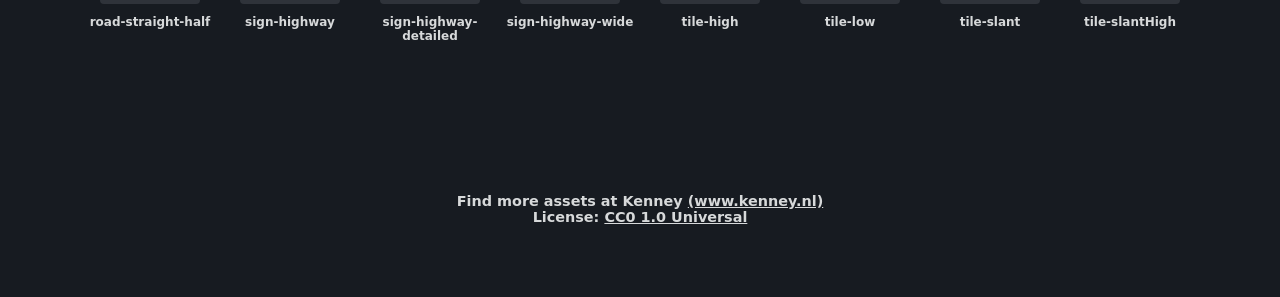
<file: al-madina/assets/kenney_city-kit-roads/Overview.html>
<!doctype html>

<html lang="en">
<head>
	<meta charset="utf-8">

	<title>City Kit Roads</title>
	
	<meta name="description" content="Game assets overview">
	<meta name="author" content="Kenney">

</head>

<body>

	<div class='container header'><h1>City Kit Roads</h1></div>
	
	<div class='container content'>
	
		<p><strong>Information</strong></p>
		
		<p>Hover over models to show details, for the documentation see the <a target='_blank' href='https://kenney.nl/knowledge-base/game-assets-3d/importing-3d-models-into-game-engines'>knowledge base</a>.</p>
		
		<p>
			<span class='data'><strong>Total objects:</strong> 72×</span><span class='data'><strong>Total animations:</strong> 0×</span>
		</p>
		
	</div>
	
	<div class='container content'>
	
		<p><strong>Textures</strong></p>
		
		<p><a href='Models/FBX format/Textures/colormap.png' target='_blank' class='data no-padding'><span class='swatch' style='background-image: url("Models/FBX format/Textures/colormap.png")'></span>colormap</a><a href='Models/Textures/variation-a.png' target='_blank' class='data no-padding'><span class='swatch' style='background-image: url("Models/Textures/variation-a.png")'></span>variation-a</a></p>
		
	</div>
	
	<div class='container content'>
	
		<p style='margin-bottom:2em'><strong>Models</strong></p>
		
		<div title='80 vertices • 0 group(s) • 0 animation(s)' class='package'><img src='Previews/bridge-pillar.png'/><br>bridge-pillar</div>
<div title='80 vertices • 0 group(s) • 0 animation(s)' class='package'><img src='Previews/bridge-pillar-wide.png'/><br>bridge-pillar-wide</div>
<div title='96 vertices • 0 group(s) • 0 animation(s)' class='package'><img src='Previews/construction-barrier.png'/><br>construction-barrier</div>
<div title='104 vertices • 0 group(s) • 0 animation(s)' class='package'><img src='Previews/construction-cone.png'/><br>construction-cone</div>
<div title='176 vertices • 0 group(s) • 0 animation(s)' class='package'><img src='Previews/construction-light.png'/><br>construction-light</div>
<div title='156 vertices • 0 group(s) • 0 animation(s)' class='package'><img src='Previews/light-curved.png'/><br>light-curved</div>
<div title='448 vertices • 0 group(s) • 0 animation(s)' class='package'><img src='Previews/light-curved-cross.png'/><br>light-curved-cross</div>
<div title='250 vertices • 0 group(s) • 0 animation(s)' class='package'><img src='Previews/light-curved-double.png'/><br>light-curved-double</div>
<div title='106 vertices • 0 group(s) • 0 animation(s)' class='package'><img src='Previews/light-square.png'/><br>light-square</div>
<div title='236 vertices • 0 group(s) • 0 animation(s)' class='package'><img src='Previews/light-square-cross.png'/><br>light-square-cross</div>
<div title='150 vertices • 0 group(s) • 0 animation(s)' class='package'><img src='Previews/light-square-double.png'/><br>light-square-double</div>
<div title='352 vertices • 0 group(s) • 0 animation(s)' class='package'><img src='Previews/road-bend.png'/><br>road-bend</div>
<div title='204 vertices • 0 group(s) • 0 animation(s)' class='package'><img src='Previews/road-bend-barrier.png'/><br>road-bend-barrier</div>
<div title='292 vertices • 0 group(s) • 0 animation(s)' class='package'><img src='Previews/road-bend-sidewalk.png'/><br>road-bend-sidewalk</div>
<div title='92 vertices • 0 group(s) • 0 animation(s)' class='package'><img src='Previews/road-bend-square.png'/><br>road-bend-square</div>
<div title='84 vertices • 0 group(s) • 0 animation(s)' class='package'><img src='Previews/road-bend-square-barrier.png'/><br>road-bend-square-barrier</div>
<div title='464 vertices • 0 group(s) • 0 animation(s)' class='package'><img src='Previews/road-bridge.png'/><br>road-bridge</div>
<div title='140 vertices • 0 group(s) • 0 animation(s)' class='package'><img src='Previews/road-crossing.png'/><br>road-crossing</div>
<div title='168 vertices • 0 group(s) • 0 animation(s)' class='package'><img src='Previews/road-crossroad.png'/><br>road-crossroad</div>
<div title='192 vertices • 0 group(s) • 0 animation(s)' class='package'><img src='Previews/road-crossroad-barrier.png'/><br>road-crossroad-barrier</div>
<div title='160 vertices • 0 group(s) • 0 animation(s)' class='package'><img src='Previews/road-crossroad-line.png'/><br>road-crossroad-line</div>
<div title='320 vertices • 0 group(s) • 0 animation(s)' class='package'><img src='Previews/road-crossroad-path.png'/><br>road-crossroad-path</div>
<div title='424 vertices • 0 group(s) • 0 animation(s)' class='package'><img src='Previews/road-curve.png'/><br>road-curve</div>
<div title='312 vertices • 0 group(s) • 0 animation(s)' class='package'><img src='Previews/road-curve-barrier.png'/><br>road-curve-barrier</div>
<div title='402 vertices • 0 group(s) • 0 animation(s)' class='package'><img src='Previews/road-curve-intersection.png'/><br>road-curve-intersection</div>
<div title='266 vertices • 0 group(s) • 0 animation(s)' class='package'><img src='Previews/road-curve-intersection-barrier.png'/><br>road-curve-intersection-barrier</div>
<div title='292 vertices • 0 group(s) • 0 animation(s)' class='package'><img src='Previews/road-curve-pavement.png'/><br>road-curve-pavement</div>
<div title='120 vertices • 0 group(s) • 0 animation(s)' class='package'><img src='Previews/road-driveway-double.png'/><br>road-driveway-double</div>
<div title='96 vertices • 0 group(s) • 0 animation(s)' class='package'><img src='Previews/road-driveway-double-barrier.png'/><br>road-driveway-double-barrier</div>
<div title='98 vertices • 0 group(s) • 0 animation(s)' class='package'><img src='Previews/road-driveway-single.png'/><br>road-driveway-single</div>
<div title='72 vertices • 0 group(s) • 0 animation(s)' class='package'><img src='Previews/road-driveway-single-barrier.png'/><br>road-driveway-single-barrier</div>
<div title='66 vertices • 0 group(s) • 0 animation(s)' class='package'><img src='Previews/road-end.png'/><br>road-end</div>
<div title='48 vertices • 0 group(s) • 0 animation(s)' class='package'><img src='Previews/road-end-barrier.png'/><br>road-end-barrier</div>
<div title='302 vertices • 0 group(s) • 0 animation(s)' class='package'><img src='Previews/road-end-round.png'/><br>road-end-round</div>
<div title='284 vertices • 0 group(s) • 0 animation(s)' class='package'><img src='Previews/road-end-round-barrier.png'/><br>road-end-round-barrier</div>
<div title='124 vertices • 0 group(s) • 0 animation(s)' class='package'><img src='Previews/road-intersection.png'/><br>road-intersection</div>
<div title='120 vertices • 0 group(s) • 0 animation(s)' class='package'><img src='Previews/road-intersection-barrier.png'/><br>road-intersection-barrier</div>
<div title='116 vertices • 0 group(s) • 0 animation(s)' class='package'><img src='Previews/road-intersection-line.png'/><br>road-intersection-line</div>
<div title='238 vertices • 0 group(s) • 0 animation(s)' class='package'><img src='Previews/road-intersection-path.png'/><br>road-intersection-path</div>
<div title='1966 vertices • 0 group(s) • 0 animation(s)' class='package'><img src='Previews/road-roundabout.png'/><br>road-roundabout</div>
<div title='1154 vertices • 0 group(s) • 0 animation(s)' class='package'><img src='Previews/road-roundabout-barrier.png'/><br>road-roundabout-barrier</div>
<div title='72 vertices • 0 group(s) • 0 animation(s)' class='package'><img src='Previews/road-side.png'/><br>road-side</div>
<div title='48 vertices • 0 group(s) • 0 animation(s)' class='package'><img src='Previews/road-side-barrier.png'/><br>road-side-barrier</div>
<div title='432 vertices • 0 group(s) • 0 animation(s)' class='package'><img src='Previews/road-side-entry.png'/><br>road-side-entry</div>
<div title='354 vertices • 0 group(s) • 0 animation(s)' class='package'><img src='Previews/road-side-entry-barrier.png'/><br>road-side-entry-barrier</div>
<div title='432 vertices • 0 group(s) • 0 animation(s)' class='package'><img src='Previews/road-side-exit.png'/><br>road-side-exit</div>
<div title='354 vertices • 0 group(s) • 0 animation(s)' class='package'><img src='Previews/road-side-exit-barrier.png'/><br>road-side-exit-barrier</div>
<div title='72 vertices • 0 group(s) • 0 animation(s)' class='package'><img src='Previews/road-slant.png'/><br>road-slant</div>
<div title='48 vertices • 0 group(s) • 0 animation(s)' class='package'><img src='Previews/road-slant-barrier.png'/><br>road-slant-barrier</div>
<div title='894 vertices • 0 group(s) • 0 animation(s)' class='package'><img src='Previews/road-slant-curve.png'/><br>road-slant-curve</div>
<div title='720 vertices • 0 group(s) • 0 animation(s)' class='package'><img src='Previews/road-slant-curve-barrier.png'/><br>road-slant-curve-barrier</div>
<div title='72 vertices • 0 group(s) • 0 animation(s)' class='package'><img src='Previews/road-slant-flat.png'/><br>road-slant-flat</div>
<div title='1046 vertices • 0 group(s) • 0 animation(s)' class='package'><img src='Previews/road-slant-flat-curve.png'/><br>road-slant-flat-curve</div>
<div title='72 vertices • 0 group(s) • 0 animation(s)' class='package'><img src='Previews/road-slant-flat-high.png'/><br>road-slant-flat-high</div>
<div title='72 vertices • 0 group(s) • 0 animation(s)' class='package'><img src='Previews/road-slant-high.png'/><br>road-slant-high</div>
<div title='48 vertices • 0 group(s) • 0 animation(s)' class='package'><img src='Previews/road-slant-high-barrier.png'/><br>road-slant-high-barrier</div>
<div title='1110 vertices • 0 group(s) • 0 animation(s)' class='package'><img src='Previews/road-split.png'/><br>road-split</div>
<div title='762 vertices • 0 group(s) • 0 animation(s)' class='package'><img src='Previews/road-split-barrier.png'/><br>road-split-barrier</div>
<div title='56 vertices • 0 group(s) • 0 animation(s)' class='package'><img src='Previews/road-square.png'/><br>road-square</div>
<div title='48 vertices • 0 group(s) • 0 animation(s)' class='package'><img src='Previews/road-square-barrier.png'/><br>road-square-barrier</div>
<div title='72 vertices • 0 group(s) • 0 animation(s)' class='package'><img src='Previews/road-straight.png'/><br>road-straight</div>
<div title='48 vertices • 0 group(s) • 0 animation(s)' class='package'><img src='Previews/road-straight-barrier.png'/><br>road-straight-barrier</div>
<div title='36 vertices • 0 group(s) • 0 animation(s)' class='package'><img src='Previews/road-straight-barrier-end.png'/><br>road-straight-barrier-end</div>
<div title='48 vertices • 0 group(s) • 0 animation(s)' class='package'><img src='Previews/road-straight-barrier-half.png'/><br>road-straight-barrier-half</div>
<div title='72 vertices • 0 group(s) • 0 animation(s)' class='package'><img src='Previews/road-straight-half.png'/><br>road-straight-half</div>
<div title='300 vertices • 0 group(s) • 0 animation(s)' class='package'><img src='Previews/sign-highway.png'/><br>sign-highway</div>
<div title='420 vertices • 0 group(s) • 0 animation(s)' class='package'><img src='Previews/sign-highway-detailed.png'/><br>sign-highway-detailed</div>
<div title='244 vertices • 0 group(s) • 0 animation(s)' class='package'><img src='Previews/sign-highway-wide.png'/><br>sign-highway-wide</div>
<div title='24 vertices • 0 group(s) • 0 animation(s)' class='package'><img src='Previews/tile-high.png'/><br>tile-high</div>
<div title='24 vertices • 0 group(s) • 0 animation(s)' class='package'><img src='Previews/tile-low.png'/><br>tile-low</div>
<div title='24 vertices • 0 group(s) • 0 animation(s)' class='package'><img src='Previews/tile-slant.png'/><br>tile-slant</div>
<div title='24 vertices • 0 group(s) • 0 animation(s)' class='package'><img src='Previews/tile-slantHigh.png'/><br>tile-slantHigh</div>

		
	</div>
	
	<div class='clear'></div>
	
	<div class='container footer'>
	
		Find more assets at Kenney <a href='https://kenney.nl/assets'>(www.kenney.nl)</a><br>
		
		License: <a href='https://creativecommons.org/publicdomain/zero/1.0/'>CC0 1.0 Universal</a>
	
	</div>

</body>

	<style>
	
		body{
		
			font-family:system-ui;
			font-size:0.9em;
			font-weight:600;
			
			color:#d7d9da;
			background-color:#171B21;
			
			margin-top:5em;
			margin-bottom:5em;
			
			overflow-y:scroll;
			
		}
		
		h1{
		
			color:#FFFFFF;
			font-family:sans-serif;
			margin-bottom:1.2em;
		
		}
		
		a{ color:#d7d9da; }
		a:hover{ color:#ffbe07; }
	
		.container{
		
			max-width:1120px;
			margin:0 auto;
			
		}
		
		.container.header{
		
			text-align:center;
			margin-bottom:2.5em
		
		}
		
		.container.content{ margin-top:3em; }
		
		.container.footer{
		
			margin-top:1em;
			text-align:center
		
		}
	
		.package{
		
			float:left;
		
			width:12.5%;
			min-width:104px;
			
			height:140px;
			
			text-align:center;
			
			color:#d7d9da;
			text-decoration:none;
			
			font-size:12px;
			
			position:relative;
			
		}
		
		.package img{
		
			background-color:#2f333a;
			padding:8px 18px;
			border-radius:4px;
	
			width:64px;
			margin-bottom:8px;
		
		}
		
		.package img:hover{ background-color:#ECECEC; }
		
		.data{
		
			color: #171b21;
			background-color: #d7d9da;
			padding: 0.3em 0.7em;
			border-radius: 0.2em;
			font-size: 90%;
			
			margin-right:0.5em;
			text-decoration:none;
			
		}
		
		.data:hover{ background-color:#ffbe07; color:#171b21; }
		.no-padding{ padding-left:4px; }
		
		.swatch{
		
			display:inline-block;
		
			width: 16px; height: 16px;
			vertical-align: text-top;
			border-radius: 0.2em;
			
			margin-right: 8px;
			
			box-shadow: 0px 1px 2px #00000070;
			
			background-size:cover;
			
		}
		
		.animated{
		
			position: absolute;
			color: #171b21;
			background-color: #ffbe07;
			padding: 1px 5px;
			text-transform: uppercase;
			font-size: 10px;
			font-weight: bold;
			border-radius: 2px;
			pointer-events: none;
		
		}
	
		.clear{ clear:both; height:8em }
	
	</style>
	
</html>
</file>
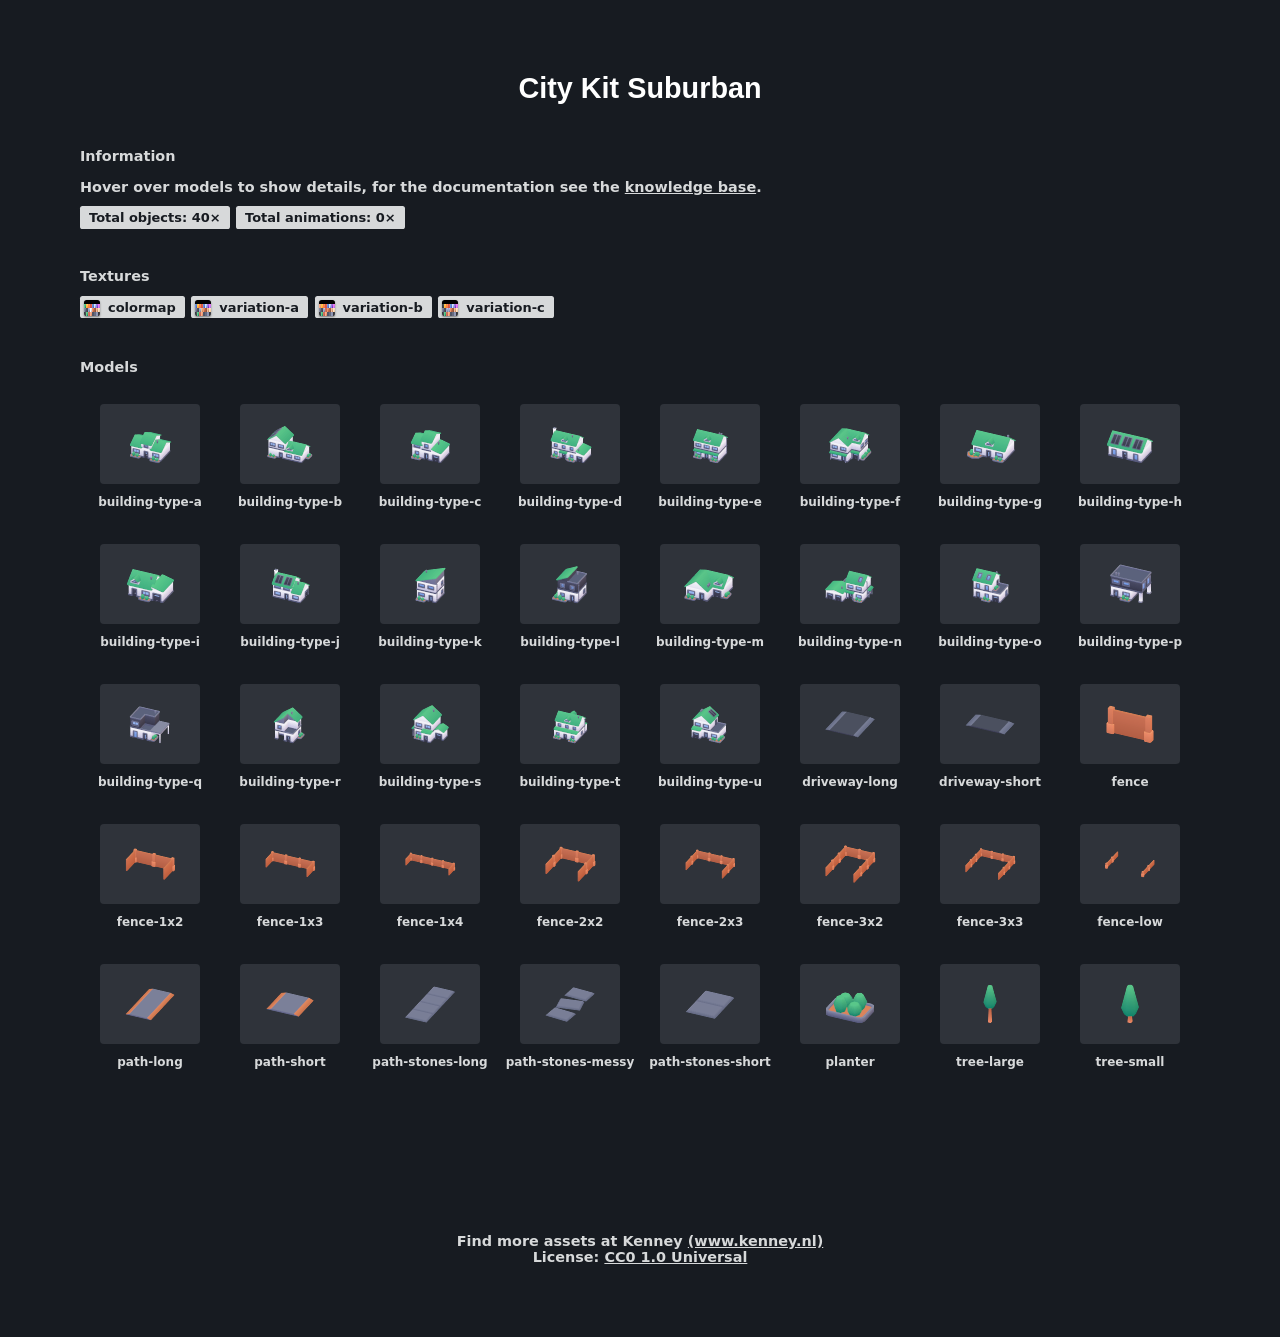
<file: al-madina/assets/kenney_city-kit-suburban_20/Overview.html>
<!doctype html>

<html lang="en">
<head>
	<meta charset="utf-8">

	<title>City Kit Suburban</title>
	
	<meta name="description" content="Game assets overview">
	<meta name="author" content="Kenney">

</head>

<body>

	<div class='container header'><h1>City Kit Suburban</h1></div>
	
	<div class='container content'>
	
		<p><strong>Information</strong></p>
		
		<p>Hover over models to show details, for the documentation see the <a target='_blank' href='https://kenney.nl/knowledge-base/game-assets-3d/importing-3d-models-into-game-engines'>knowledge base</a>.</p>
		
		<p>
			<span class='data'><strong>Total objects:</strong> 40×</span><span class='data'><strong>Total animations:</strong> 0×</span>
		</p>
		
	</div>
	
	<div class='container content'>
	
		<p><strong>Textures</strong></p>
		
		<p><a href='Models/FBX format/Textures/colormap.png' target='_blank' class='data no-padding'><span class='swatch' style='background-image: url("Models/FBX format/Textures/colormap.png")'></span>colormap</a><a href='Models/Textures/variation-a.png' target='_blank' class='data no-padding'><span class='swatch' style='background-image: url("Models/Textures/variation-a.png")'></span>variation-a</a><a href='Models/Textures/variation-b.png' target='_blank' class='data no-padding'><span class='swatch' style='background-image: url("Models/Textures/variation-b.png")'></span>variation-b</a><a href='Models/Textures/variation-c.png' target='_blank' class='data no-padding'><span class='swatch' style='background-image: url("Models/Textures/variation-c.png")'></span>variation-c</a></p>
		
	</div>
	
	<div class='container content'>
	
		<p style='margin-bottom:2em'><strong>Models</strong></p>
		
		<div title='1870 vertices • 0 group(s) • 0 animation(s)' class='package'><img src='Previews/building-type-a.png'/><br>building-type-a</div>
<div title='2798 vertices • 0 group(s) • 0 animation(s)' class='package'><img src='Previews/building-type-b.png'/><br>building-type-b</div>
<div title='1886 vertices • 0 group(s) • 0 animation(s)' class='package'><img src='Previews/building-type-c.png'/><br>building-type-c</div>
<div title='2811 vertices • 0 group(s) • 0 animation(s)' class='package'><img src='Previews/building-type-d.png'/><br>building-type-d</div>
<div title='2777 vertices • 0 group(s) • 0 animation(s)' class='package'><img src='Previews/building-type-e.png'/><br>building-type-e</div>
<div title='2644 vertices • 0 group(s) • 0 animation(s)' class='package'><img src='Previews/building-type-f.png'/><br>building-type-f</div>
<div title='1779 vertices • 0 group(s) • 0 animation(s)' class='package'><img src='Previews/building-type-g.png'/><br>building-type-g</div>
<div title='1228 vertices • 0 group(s) • 0 animation(s)' class='package'><img src='Previews/building-type-h.png'/><br>building-type-h</div>
<div title='1316 vertices • 0 group(s) • 0 animation(s)' class='package'><img src='Previews/building-type-i.png'/><br>building-type-i</div>
<div title='1882 vertices • 0 group(s) • 0 animation(s)' class='package'><img src='Previews/building-type-j.png'/><br>building-type-j</div>
<div title='1690 vertices • 0 group(s) • 0 animation(s)' class='package'><img src='Previews/building-type-k.png'/><br>building-type-k</div>
<div title='2072 vertices • 0 group(s) • 0 animation(s)' class='package'><img src='Previews/building-type-l.png'/><br>building-type-l</div>
<div title='1842 vertices • 0 group(s) • 0 animation(s)' class='package'><img src='Previews/building-type-m.png'/><br>building-type-m</div>
<div title='2664 vertices • 0 group(s) • 0 animation(s)' class='package'><img src='Previews/building-type-n.png'/><br>building-type-n</div>
<div title='2178 vertices • 0 group(s) • 0 animation(s)' class='package'><img src='Previews/building-type-o.png'/><br>building-type-o</div>
<div title='2076 vertices • 0 group(s) • 0 animation(s)' class='package'><img src='Previews/building-type-p.png'/><br>building-type-p</div>
<div title='1872 vertices • 0 group(s) • 0 animation(s)' class='package'><img src='Previews/building-type-q.png'/><br>building-type-q</div>
<div title='1676 vertices • 0 group(s) • 0 animation(s)' class='package'><img src='Previews/building-type-r.png'/><br>building-type-r</div>
<div title='1958 vertices • 0 group(s) • 0 animation(s)' class='package'><img src='Previews/building-type-s.png'/><br>building-type-s</div>
<div title='3192 vertices • 0 group(s) • 0 animation(s)' class='package'><img src='Previews/building-type-t.png'/><br>building-type-t</div>
<div title='2250 vertices • 0 group(s) • 0 animation(s)' class='package'><img src='Previews/building-type-u.png'/><br>building-type-u</div>
<div title='24 vertices • 0 group(s) • 0 animation(s)' class='package'><img src='Previews/driveway-long.png'/><br>driveway-long</div>
<div title='24 vertices • 0 group(s) • 0 animation(s)' class='package'><img src='Previews/driveway-short.png'/><br>driveway-short</div>
<div title='160 vertices • 0 group(s) • 0 animation(s)' class='package'><img src='Previews/fence.png'/><br>fence</div>
<div title='288 vertices • 0 group(s) • 0 animation(s)' class='package'><img src='Previews/fence-1x2.png'/><br>fence-1x2</div>
<div title='376 vertices • 0 group(s) • 0 animation(s)' class='package'><img src='Previews/fence-1x3.png'/><br>fence-1x3</div>
<div title='464 vertices • 0 group(s) • 0 animation(s)' class='package'><img src='Previews/fence-1x4.png'/><br>fence-1x4</div>
<div title='432 vertices • 0 group(s) • 0 animation(s)' class='package'><img src='Previews/fence-2x2.png'/><br>fence-2x2</div>
<div title='520 vertices • 0 group(s) • 0 animation(s)' class='package'><img src='Previews/fence-2x3.png'/><br>fence-2x3</div>
<div title='576 vertices • 0 group(s) • 0 animation(s)' class='package'><img src='Previews/fence-3x2.png'/><br>fence-3x2</div>
<div title='664 vertices • 0 group(s) • 0 animation(s)' class='package'><img src='Previews/fence-3x3.png'/><br>fence-3x3</div>
<div title='328 vertices • 0 group(s) • 0 animation(s)' class='package'><img src='Previews/fence-low.png'/><br>fence-low</div>
<div title='24 vertices • 0 group(s) • 0 animation(s)' class='package'><img src='Previews/path-long.png'/><br>path-long</div>
<div title='24 vertices • 0 group(s) • 0 animation(s)' class='package'><img src='Previews/path-short.png'/><br>path-short</div>
<div title='96 vertices • 0 group(s) • 0 animation(s)' class='package'><img src='Previews/path-stones-long.png'/><br>path-stones-long</div>
<div title='72 vertices • 0 group(s) • 0 animation(s)' class='package'><img src='Previews/path-stones-messy.png'/><br>path-stones-messy</div>
<div title='48 vertices • 0 group(s) • 0 animation(s)' class='package'><img src='Previews/path-stones-short.png'/><br>path-stones-short</div>
<div title='360 vertices • 0 group(s) • 0 animation(s)' class='package'><img src='Previews/planter.png'/><br>planter</div>
<div title='80 vertices • 0 group(s) • 0 animation(s)' class='package'><img src='Previews/tree-large.png'/><br>tree-large</div>
<div title='80 vertices • 0 group(s) • 0 animation(s)' class='package'><img src='Previews/tree-small.png'/><br>tree-small</div>

		
	</div>
	
	<div class='clear'></div>
	
	<div class='container footer'>
	
		Find more assets at Kenney <a href='https://kenney.nl/assets'>(www.kenney.nl)</a><br>
		
		License: <a href='https://creativecommons.org/publicdomain/zero/1.0/'>CC0 1.0 Universal</a>
	
	</div>

</body>

	<style>
	
		body{
		
			font-family:system-ui;
			font-size:0.9em;
			font-weight:600;
			
			color:#d7d9da;
			background-color:#171B21;
			
			margin-top:5em;
			margin-bottom:5em;
			
			overflow-y:scroll;
			
		}
		
		h1{
		
			color:#FFFFFF;
			font-family:sans-serif;
			margin-bottom:1.2em;
		
		}
		
		a{ color:#d7d9da; }
		a:hover{ color:#ffbe07; }
	
		.container{
		
			max-width:1120px;
			margin:0 auto;
			
		}
		
		.container.header{
		
			text-align:center;
			margin-bottom:2.5em
		
		}
		
		.container.content{ margin-top:3em; }
		
		.container.footer{
		
			margin-top:1em;
			text-align:center
		
		}
	
		.package{
		
			float:left;
		
			width:12.5%;
			min-width:104px;
			
			height:140px;
			
			text-align:center;
			
			color:#d7d9da;
			text-decoration:none;
			
			font-size:12px;
			
			position:relative;
			
		}
		
		.package img{
		
			background-color:#2f333a;
			padding:8px 18px;
			border-radius:4px;
	
			width:64px;
			margin-bottom:8px;
		
		}
		
		.package img:hover{ background-color:#ECECEC; }
		
		.data{
		
			color: #171b21;
			background-color: #d7d9da;
			padding: 0.3em 0.7em;
			border-radius: 0.2em;
			font-size: 90%;
			
			margin-right:0.5em;
			text-decoration:none;
			
		}
		
		.data:hover{ background-color:#ffbe07; color:#171b21; }
		.no-padding{ padding-left:4px; }
		
		.swatch{
		
			display:inline-block;
		
			width: 16px; height: 16px;
			vertical-align: text-top;
			border-radius: 0.2em;
			
			margin-right: 8px;
			
			box-shadow: 0px 1px 2px #00000070;
			
			background-size:cover;
			
		}
		
		.animated{
		
			position: absolute;
			color: #171b21;
			background-color: #ffbe07;
			padding: 1px 5px;
			text-transform: uppercase;
			font-size: 10px;
			font-weight: bold;
			border-radius: 2px;
			pointer-events: none;
		
		}
	
		.clear{ clear:both; height:8em }
	
	</style>
	
</html>
</file>
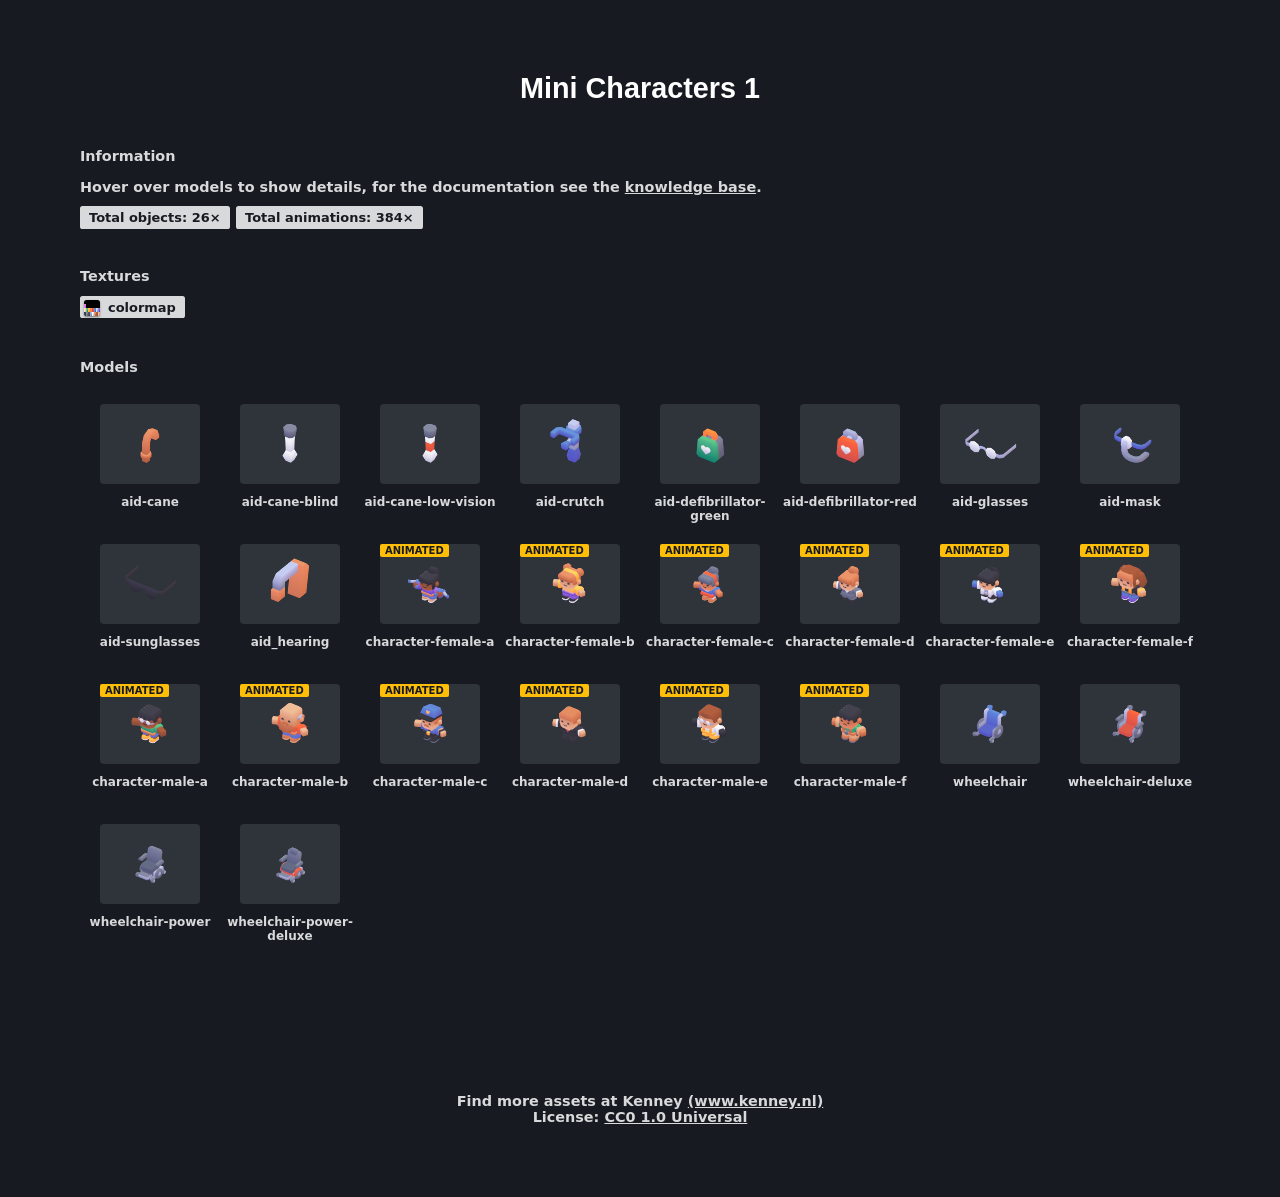
<file: al-madina/assets/kenney_mini-characters/Overview.html>
<!doctype html>

<html lang="en">
<head>
	<meta charset="utf-8">

	<title>Mini Characters 1</title>
	
	<meta name="description" content="Game assets overview">
	<meta name="author" content="Kenney">

</head>

<body>

	<div class='container header'><h1>Mini Characters 1</h1></div>
	
	<div class='container content'>
	
		<p><strong>Information</strong></p>
		
		<p>Hover over models to show details, for the documentation see the <a target='_blank' href='https://kenney.nl/knowledge-base/game-assets-3d/importing-3d-models-into-game-engines'>knowledge base</a>.</p>
		
		<p>
			<span class='data'><strong>Total objects:</strong> 26×</span><span class='data'><strong>Total animations:</strong> 384×</span>
		</p>
		
	</div>
	
	<div class='container content'>
	
		<p><strong>Textures</strong></p>
		
		<p><a href='Models/FBX format/Textures/colormap.png' target='_blank' class='data no-padding'><span class='swatch' style='background-image: url("Models/FBX format/Textures/colormap.png")'></span>colormap</a></p>
		
	</div>
	
	<div class='container content'>
	
		<p style='margin-bottom:2em'><strong>Models</strong></p>
		
		<div title='132 vertices • 0 group(s) • 0 animation(s)' class='package'><img src='Previews/aid-cane.png'/><br>aid-cane</div>
<div title='84 vertices • 0 group(s) • 0 animation(s)' class='package'><img src='Previews/aid-cane-blind.png'/><br>aid-cane-blind</div>
<div title='92 vertices • 0 group(s) • 0 animation(s)' class='package'><img src='Previews/aid-cane-low-vision.png'/><br>aid-cane-low-vision</div>
<div title='256 vertices • 1 group(s) • 0 animation(s)' class='package'><img src='Previews/aid-crutch.png'/><br>aid-crutch</div>
<div title='144 vertices • 1 group(s) • 0 animation(s)' class='package'><img src='Previews/aid-defibrillator-green.png'/><br>aid-defibrillator-green</div>
<div title='144 vertices • 1 group(s) • 0 animation(s)' class='package'><img src='Previews/aid-defibrillator-red.png'/><br>aid-defibrillator-red</div>
<div title='82 vertices • 0 group(s) • 0 animation(s)' class='package'><img src='Previews/aid-glasses.png'/><br>aid-glasses</div>
<div title='268 vertices • 0 group(s) • 0 animation(s)' class='package'><img src='Previews/aid-mask.png'/><br>aid-mask</div>
<div title='90 vertices • 0 group(s) • 0 animation(s)' class='package'><img src='Previews/aid-sunglasses.png'/><br>aid-sunglasses</div>
<div title='88 vertices • 0 group(s) • 0 animation(s)' class='package'><img src='Previews/aid_hearing.png'/><br>aid_hearing</div>
<div title='1576 vertices • 1 group(s) • 32 animation(s)' class='package'><span class='animated'>Animated</span><img src='Previews/character-female-a.png'/><br>character-female-a</div>
<div title='1322 vertices • 1 group(s) • 32 animation(s)' class='package'><span class='animated'>Animated</span><img src='Previews/character-female-b.png'/><br>character-female-b</div>
<div title='1322 vertices • 1 group(s) • 32 animation(s)' class='package'><span class='animated'>Animated</span><img src='Previews/character-female-c.png'/><br>character-female-c</div>
<div title='1401 vertices • 1 group(s) • 32 animation(s)' class='package'><span class='animated'>Animated</span><img src='Previews/character-female-d.png'/><br>character-female-d</div>
<div title='1270 vertices • 1 group(s) • 32 animation(s)' class='package'><span class='animated'>Animated</span><img src='Previews/character-female-e.png'/><br>character-female-e</div>
<div title='1410 vertices • 1 group(s) • 32 animation(s)' class='package'><span class='animated'>Animated</span><img src='Previews/character-female-f.png'/><br>character-female-f</div>
<div title='1259 vertices • 1 group(s) • 32 animation(s)' class='package'><span class='animated'>Animated</span><img src='Previews/character-male-a.png'/><br>character-male-a</div>
<div title='1266 vertices • 1 group(s) • 32 animation(s)' class='package'><span class='animated'>Animated</span><img src='Previews/character-male-b.png'/><br>character-male-b</div>
<div title='1455 vertices • 1 group(s) • 32 animation(s)' class='package'><span class='animated'>Animated</span><img src='Previews/character-male-c.png'/><br>character-male-c</div>
<div title='1239 vertices • 1 group(s) • 32 animation(s)' class='package'><span class='animated'>Animated</span><img src='Previews/character-male-d.png'/><br>character-male-d</div>
<div title='1208 vertices • 1 group(s) • 32 animation(s)' class='package'><span class='animated'>Animated</span><img src='Previews/character-male-e.png'/><br>character-male-e</div>
<div title='1291 vertices • 1 group(s) • 32 animation(s)' class='package'><span class='animated'>Animated</span><img src='Previews/character-male-f.png'/><br>character-male-f</div>
<div title='1058 vertices • 0 group(s) • 0 animation(s)' class='package'><img src='Previews/wheelchair.png'/><br>wheelchair</div>
<div title='1134 vertices • 0 group(s) • 0 animation(s)' class='package'><img src='Previews/wheelchair-deluxe.png'/><br>wheelchair-deluxe</div>
<div title='1446 vertices • 0 group(s) • 0 animation(s)' class='package'><img src='Previews/wheelchair-power.png'/><br>wheelchair-power</div>
<div title='1714 vertices • 0 group(s) • 0 animation(s)' class='package'><img src='Previews/wheelchair-power-deluxe.png'/><br>wheelchair-power-deluxe</div>

		
	</div>
	
	<div class='clear'></div>
	
	<div class='container footer'>
	
		Find more assets at Kenney <a href='https://kenney.nl/assets'>(www.kenney.nl)</a><br>
		
		License: <a href='https://creativecommons.org/publicdomain/zero/1.0/'>CC0 1.0 Universal</a>
	
	</div>

</body>

	<style>
	
		body{
		
			font-family:system-ui;
			font-size:0.9em;
			font-weight:600;
			
			color:#d7d9da;
			background-color:#171B21;
			
			margin-top:5em;
			margin-bottom:5em;
			
			overflow-y:scroll;
			
		}
		
		h1{
		
			color:#FFFFFF;
			font-family:sans-serif;
			margin-bottom:1.2em;
		
		}
		
		a{ color:#d7d9da; }
		a:hover{ color:#ffbe07; }
	
		.container{
		
			max-width:1120px;
			margin:0 auto;
			
		}
		
		.container.header{
		
			text-align:center;
			margin-bottom:2.5em
		
		}
		
		.container.content{ margin-top:3em; }
		
		.container.footer{
		
			margin-top:1em;
			text-align:center
		
		}
	
		.package{
		
			float:left;
		
			width:12.5%;
			min-width:104px;
			
			height:140px;
			
			text-align:center;
			
			color:#d7d9da;
			text-decoration:none;
			
			font-size:12px;
			
			position:relative;
			
		}
		
		.package img{
		
			background-color:#2f333a;
			padding:8px 18px;
			border-radius:4px;
	
			width:64px;
			margin-bottom:8px;
		
		}
		
		.package img:hover{ background-color:#ECECEC; }
		
		.data{
		
			color: #171b21;
			background-color: #d7d9da;
			padding: 0.3em 0.7em;
			border-radius: 0.2em;
			font-size: 90%;
			
			margin-right:0.5em;
			text-decoration:none;
			
		}
		
		.data:hover{ background-color:#ffbe07; color:#171b21; }
		.no-padding{ padding-left:4px; }
		
		.swatch{
		
			display:inline-block;
		
			width: 16px; height: 16px;
			vertical-align: text-top;
			border-radius: 0.2em;
			
			margin-right: 8px;
			
			box-shadow: 0px 1px 2px #00000070;
			
			background-size:cover;
			
		}
		
		.animated{
		
			position: absolute;
			color: #171b21;
			background-color: #ffbe07;
			padding: 1px 5px;
			text-transform: uppercase;
			font-size: 10px;
			font-weight: bold;
			border-radius: 2px;
			pointer-events: none;
		
		}
	
		.clear{ clear:both; height:8em }
	
	</style>
	
</html>
</file>
